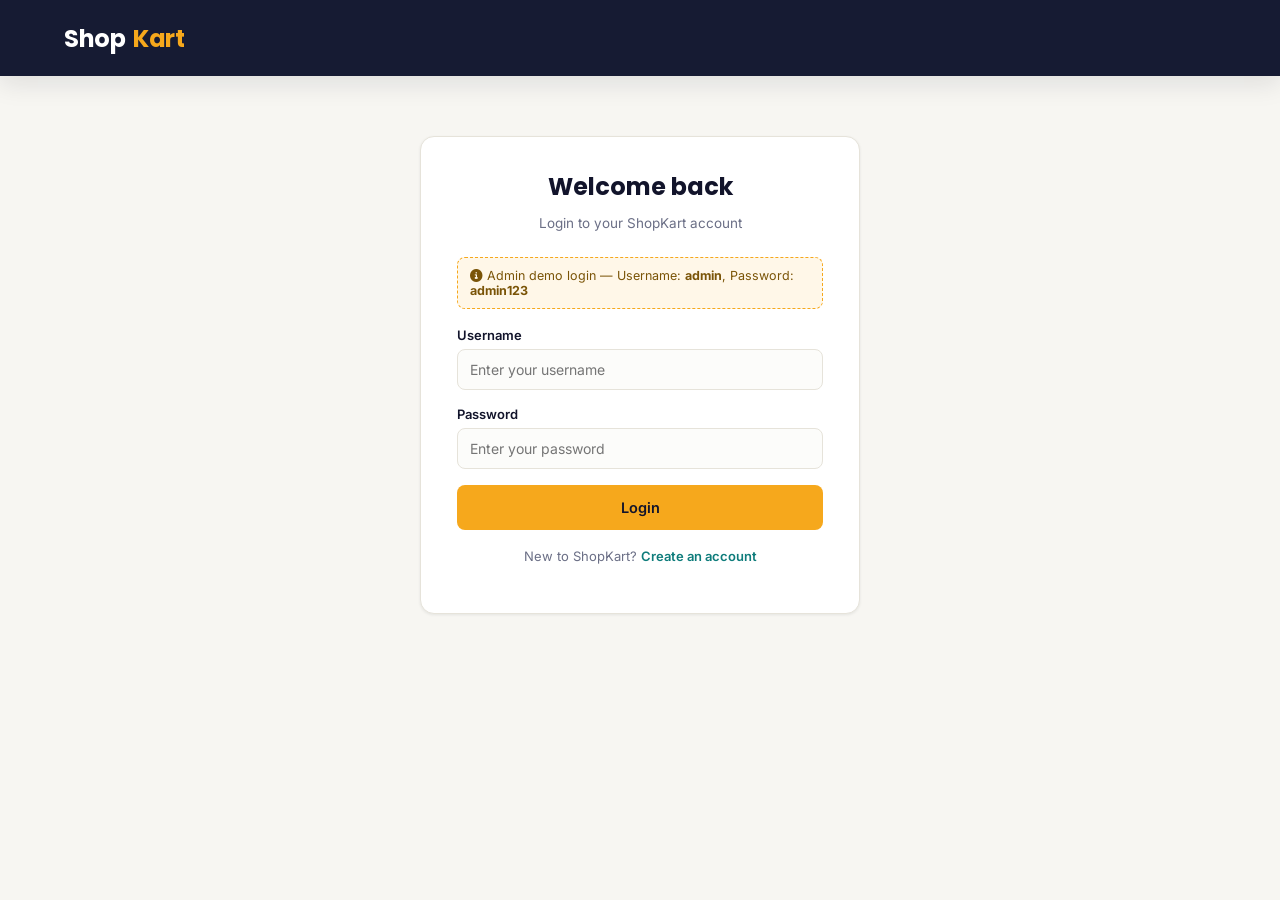
<file: shopkart-ecommerce (3)/shopkart/account.html>
<!DOCTYPE html>
<html lang="en">
<head>
<meta charset="UTF-8">
<meta name="viewport" content="width=device-width, initial-scale=1.0">
<title>My Account — ShopKart</title>
<link href="https://fonts.googleapis.com/css2?family=Poppins:wght@500;600;700&family=Inter:wght@400;500;600;700&display=swap" rel="stylesheet">
<link rel="stylesheet" href="https://cdnjs.cloudflare.com/ajax/libs/font-awesome/6.5.1/css/all.min.css">
<link rel="stylesheet" href="css/style.css">
</head>
<body>
<header class="site-header">
  <div class="container header-inner">
    <a href="index.html" class="logo">Shop<span class="dot">Kart</span></a>
    <div class="header-actions" style="margin-left:auto;">
      <a id="accountLink" href="login.html"><i class="fa-solid fa-user"></i><span id="accountLabel">Login</span></a>
      <a href="cart.html" style="position:relative;"><i class="fa-solid fa-cart-shopping"></i><span>Cart</span><span class="cart-badge" style="display:none;">0</span></a>
      <a href="#" onclick="logoutUser();window.location.href='index.html';"><i class="fa-solid fa-right-from-bracket"></i><span>Logout</span></a>
    </div>
  </div>
</header>

<div class="container section">
  <h2 style="margin-bottom:4px;">My Account</h2>
  <p style="color:var(--muted);margin-bottom:26px;">Manage your profile and view your order history</p>

  <div class="checkout-card" id="profileCard"></div>

  <h3 style="margin:30px 0 16px;">Order History</h3>
  <div id="ordersWrap"></div>
</div>

<footer style="margin-top:20px;">
  <div class="footer-bottom">© 2026 ShopKart. All prices are shown in Indian Rupees (₹). Demo project for educational purposes.</div>
</footer>

<script src="js/data.js"></script>
<script src="js/db.js"></script>
<script src="js/ui.js"></script>
<script>
requireLogin("login.html");
const user = getCurrentUser();

document.getElementById("profileCard").innerHTML = `
  <h3><i class="fa-solid fa-id-card"></i> Profile Details</h3>
  <div class="form-row" style="margin-top:14px;">
    <div><strong>Name:</strong><br>${user.name}</div>
    <div><strong>Username:</strong><br>${user.username}</div>
  </div>
  <div class="form-row mt-24">
    <div><strong>Email:</strong><br>${user.email}</div>
    <div><strong>Phone:</strong><br>${user.phone}</div>
  </div>
  <div class="mt-24"><strong>Address:</strong><br>${user.address}</div>
`;

const orders = getOrdersForUser(user.username);
const wrap = document.getElementById("ordersWrap");
if (!orders.length) {
  wrap.innerHTML = `<div class="empty-state"><i class="fa-solid fa-box"></i><h3>No orders yet</h3><p>Your placed orders will show up here.</p><a href="category.html" class="btn btn-primary">Start Shopping</a></div>`;
} else {
  wrap.innerHTML = orders.map(o => `
    <div class="checkout-card">
      <div class="flex-between">
        <div>
          <strong>${o.id}</strong> &nbsp; <span class="badge ${o.status.toLowerCase()}">${o.status}</span>
          <div style="font-size:12.5px;color:var(--muted);margin-top:4px;">Placed on ${new Date(o.placedAt).toLocaleString("en-IN")}</div>
        </div>
        <div style="text-align:right;">
          <div style="font-family:var(--font-display);font-weight:700;font-size:17px;">${formatINR(o.total)}</div>
          <div style="font-size:12px;color:var(--muted);">via ${o.payment.method.toUpperCase()}</div>
        </div>
      </div>
      <hr style="border:none;border-top:1px solid var(--line);margin:14px 0;">
      ${o.items.map(i => `
        <div class="order-summary-mini row">
          <div class="left"><img src="${i.image}" alt="${i.name}"><span>${i.name} × ${i.qty}</span></div>
          <span>${formatINR(i.price * i.qty)}</span>
        </div>`).join("")}
      <div style="font-size:12.5px;color:var(--muted);margin-top:10px;"><i class="fa-solid fa-location-dot"></i> Shipping to: ${o.shipping.address}, ${o.shipping.city}, ${o.shipping.state} - ${o.shipping.pincode}</div>
    </div>`).join("");
}
</script>
</body>
</html>
</file>
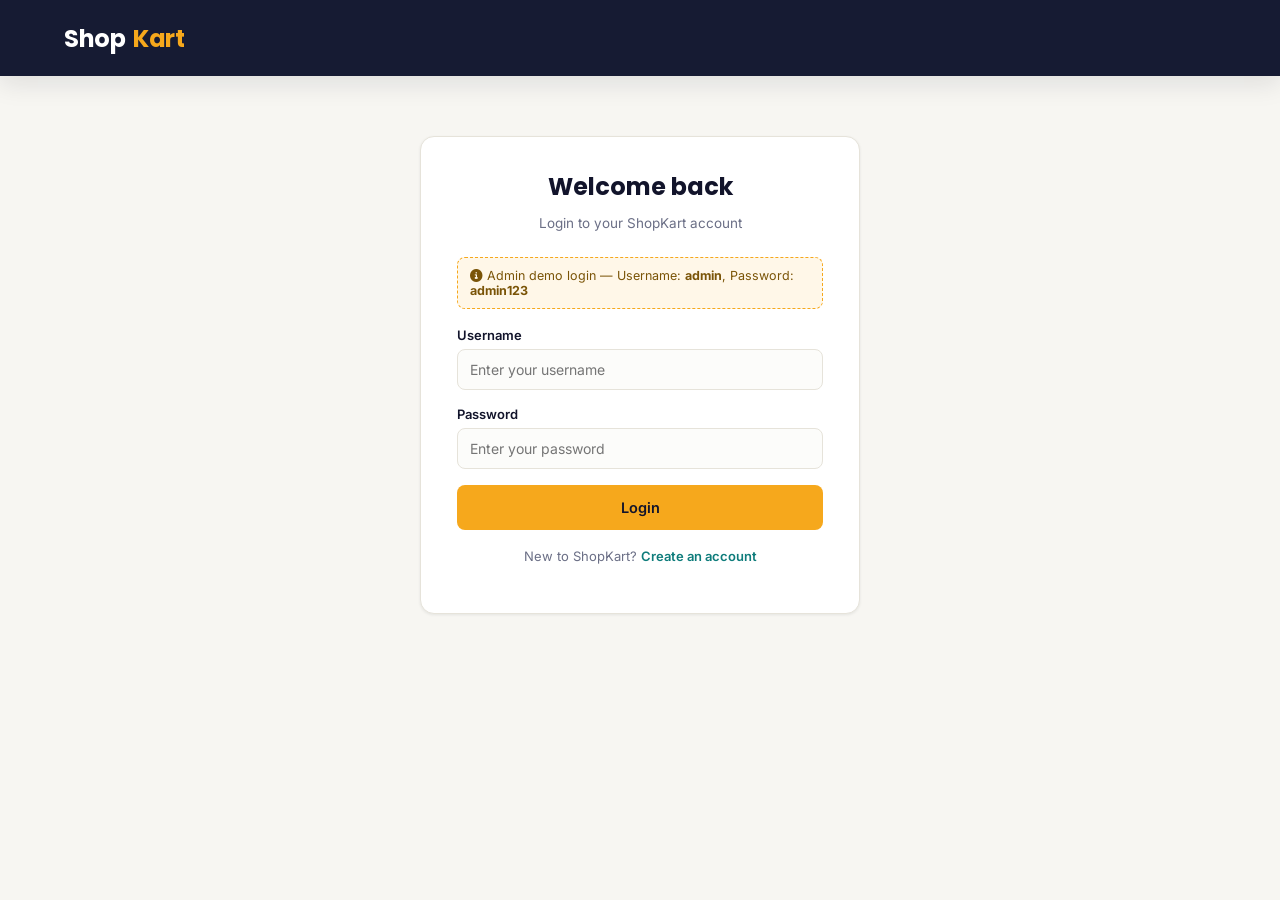
<file: shopkart-ecommerce (3)/shopkart/admin.html>
<!DOCTYPE html>
<html lang="en">
<head>
<meta charset="UTF-8">
<meta name="viewport" content="width=device-width, initial-scale=1.0">
<title>Admin Dashboard — ShopKart</title>
<link href="https://fonts.googleapis.com/css2?family=Poppins:wght@500;600;700&family=Inter:wght@400;500;600;700&display=swap" rel="stylesheet">
<link rel="stylesheet" href="https://cdnjs.cloudflare.com/ajax/libs/font-awesome/6.5.1/css/all.min.css">
<link rel="stylesheet" href="css/style.css">
</head>
<body>
<header class="site-header">
  <div class="container header-inner">
    <a href="index.html" class="logo">Shop<span class="dot">Kart</span> <span style="font-size:12px;background:var(--marigold);color:var(--ink);padding:2px 8px;border-radius:5px;margin-left:6px;">ADMIN</span></a>
    <div class="header-actions" style="margin-left:auto;">
      <a href="index.html"><i class="fa-solid fa-house"></i><span>View Site</span></a>
      <a href="#" onclick="logoutUser();window.location.href='login.html';"><i class="fa-solid fa-right-from-bracket"></i><span>Logout</span></a>
    </div>
  </div>
</header>

<div class="admin-shell">
  <aside class="admin-side">
    <div class="brand">Admin Panel</div>
    <a href="#dashboard" class="tab-link active" data-tab="dashboard"><i class="fa-solid fa-gauge"></i> Dashboard</a>
    <a href="#orders" class="tab-link" data-tab="orders"><i class="fa-solid fa-receipt"></i> Orders &amp; Payments</a>
    <a href="#products" class="tab-link" data-tab="products"><i class="fa-solid fa-boxes-stacked"></i> Products</a>
    <a href="#users" class="tab-link" data-tab="users"><i class="fa-solid fa-users"></i> Users</a>
  </aside>

  <main class="admin-main">
    <div id="tab-dashboard" class="tab-panel"></div>
    <div id="tab-orders" class="tab-panel" style="display:none;"></div>
    <div id="tab-products" class="tab-panel" style="display:none;"></div>
    <div id="tab-users" class="tab-panel" style="display:none;"></div>
  </main>
</div>

<script src="js/data.js"></script>
<script src="js/db.js"></script>
<script src="js/ui.js"></script>
<script src="js/admin.js"></script>
</body>
</html>
</file>
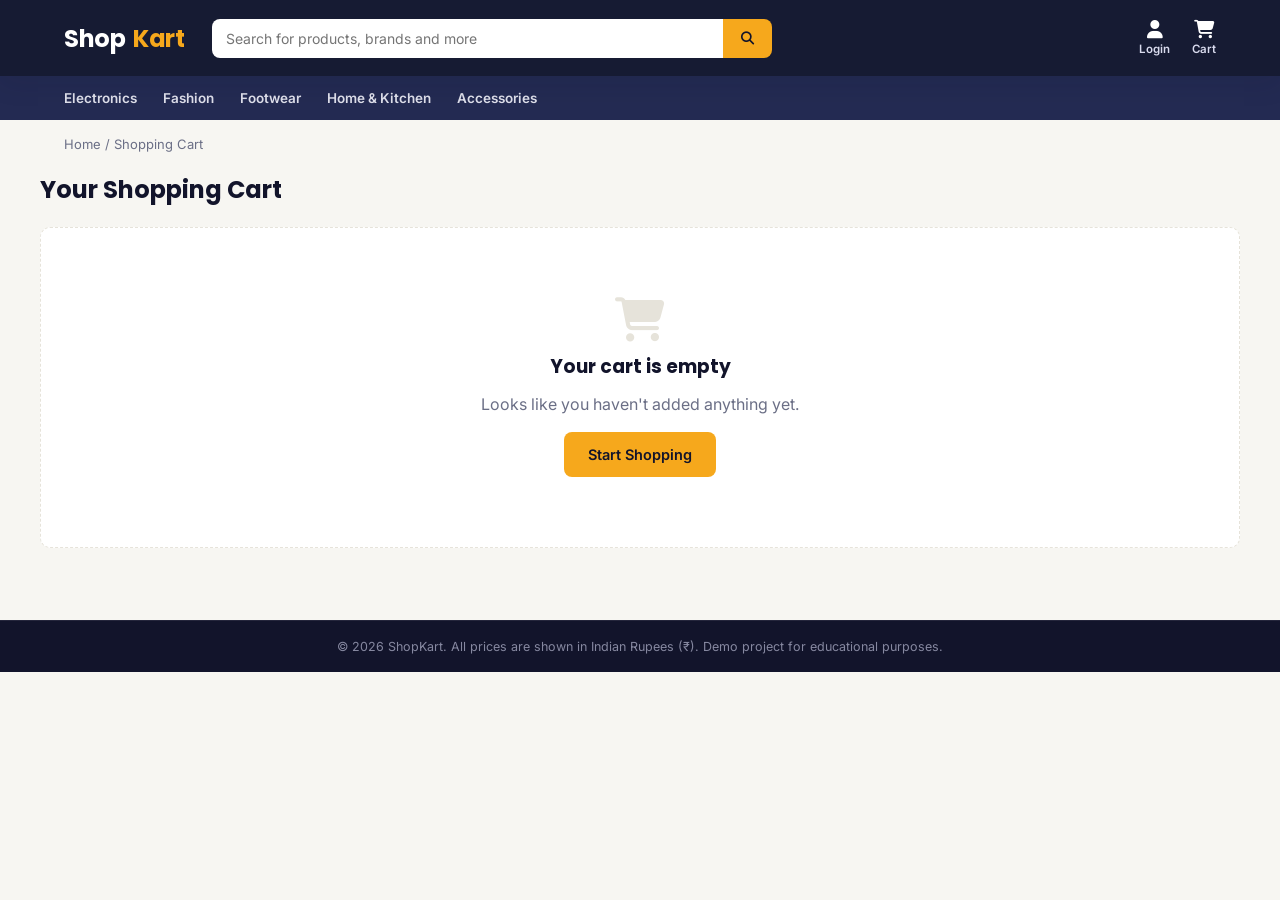
<file: shopkart-ecommerce (3)/shopkart/cart.html>
<!DOCTYPE html>
<html lang="en">
<head>
<meta charset="UTF-8">
<meta name="viewport" content="width=device-width, initial-scale=1.0">
<title>My Cart — ShopKart</title>
<link href="https://fonts.googleapis.com/css2?family=Poppins:wght@500;600;700&family=Inter:wght@400;500;600;700&display=swap" rel="stylesheet">
<link rel="stylesheet" href="https://cdnjs.cloudflare.com/ajax/libs/font-awesome/6.5.1/css/all.min.css">
<link rel="stylesheet" href="css/style.css">
</head>
<body>

<header class="site-header">
  <div class="container header-inner">
    <a href="index.html" class="logo">Shop<span class="dot">Kart</span></a>
    <form class="search-form" id="searchForm">
      <input type="text" id="searchInput" placeholder="Search for products, brands and more">
      <button type="submit"><i class="fa-solid fa-magnifying-glass"></i></button>
    </form>
    <div class="header-actions">
      <a id="accountLink" href="login.html"><i class="fa-solid fa-user"></i><span id="accountLabel">Login</span></a>
      <a href="cart.html" style="position:relative;">
        <i class="fa-solid fa-cart-shopping"></i><span>Cart</span>
        <span class="cart-badge" style="display:none;">0</span>
      </a>
    </div>
  </div>
</header>
<nav class="category-nav"><div class="container" id="categoryNav"></div></nav>

<div class="container">
  <div class="breadcrumb"><a href="index.html">Home</a> / <span>Shopping Cart</span></div>
</div>

<div class="container section" style="padding-top:8px;">
  <h2 style="margin-bottom:22px;">Your Shopping Cart</h2>
  <div id="cartContent"></div>
</div>

<footer style="margin-top:20px;">
  <div class="footer-bottom">© 2026 ShopKart. All prices are shown in Indian Rupees (₹). Demo project for educational purposes.</div>
</footer>

<script src="js/data.js"></script>
<script src="js/db.js"></script>
<script src="js/ui.js"></script>
<script>
document.getElementById("categoryNav").innerHTML = CATEGORIES.map(c => `<a href="category.html?cat=${c.id}">${c.name}</a>`).join("");

function renderCart() {
  const items = cartWithDetails();
  const wrap = document.getElementById("cartContent");
  if (!items.length) {
    wrap.innerHTML = `
      <div class="empty-state">
        <i class="fa-solid fa-cart-shopping"></i>
        <h3>Your cart is empty</h3>
        <p>Looks like you haven't added anything yet.</p>
        <a href="category.html" class="btn btn-primary">Start Shopping</a>
      </div>`;
    return;
  }
  const rows = items.map(i => `
    <tr>
      <td>
        <div class="cart-item-info">
          <img src="${i.product.image}" alt="${i.product.name}">
          <div>
            <div class="name">${i.product.name}</div>
            <span class="product-cat">${i.product.subcategory}</span><br>
            <a class="remove-link" onclick="removeFromCart('${i.productId}');renderCart();"><i class="fa-solid fa-trash"></i> Remove</a>
          </div>
        </div>
      </td>
      <td>${formatINR(i.product.price)}</td>
      <td>
        <div class="qty-selector">
          <button onclick="updateCartQty('${i.productId}', ${i.qty - 1}); renderCart();">−</button>
          <input type="number" value="${i.qty}" min="1" onchange="updateCartQty('${i.productId}', parseInt(this.value)||1); renderCart();">
          <button onclick="updateCartQty('${i.productId}', ${i.qty + 1}); renderCart();">+</button>
        </div>
      </td>
      <td><strong>${formatINR(i.product.price * i.qty)}</strong></td>
    </tr>`).join("");

  const subtotal = cartTotal();
  const shipping = subtotal >= 999 || subtotal === 0 ? 0 : 79;
  const tax = Math.round(subtotal * 0.05);
  const grandTotal = subtotal + shipping + tax;

  wrap.innerHTML = `
    <div class="cart-layout">
      <table class="cart-table">
        <thead><tr><th>Product</th><th>Price</th><th>Quantity</th><th>Total</th></tr></thead>
        <tbody>${rows}</tbody>
      </table>
      <div class="summary-card">
        <h3>Order Summary</h3>
        <div class="summary-row"><span>Subtotal</span><span>${formatINR(subtotal)}</span></div>
        <div class="summary-row"><span>Shipping</span><span>${shipping === 0 ? "FREE" : formatINR(shipping)}</span></div>
        <div class="summary-row"><span>Estimated Tax (5%)</span><span>${formatINR(tax)}</span></div>
        <div class="summary-row total"><span>Total</span><span>${formatINR(grandTotal)}</span></div>
        <a href="checkout.html" class="btn btn-primary btn-block mt-24"><i class="fa-solid fa-lock"></i> Proceed to Checkout</a>
        <a href="category.html" class="btn btn-outline btn-block mt-24" style="border-color:var(--navy);color:var(--navy);">Continue Shopping</a>
      </div>
    </div>`;
}
renderCart();
</script>
</body>
</html>
</file>
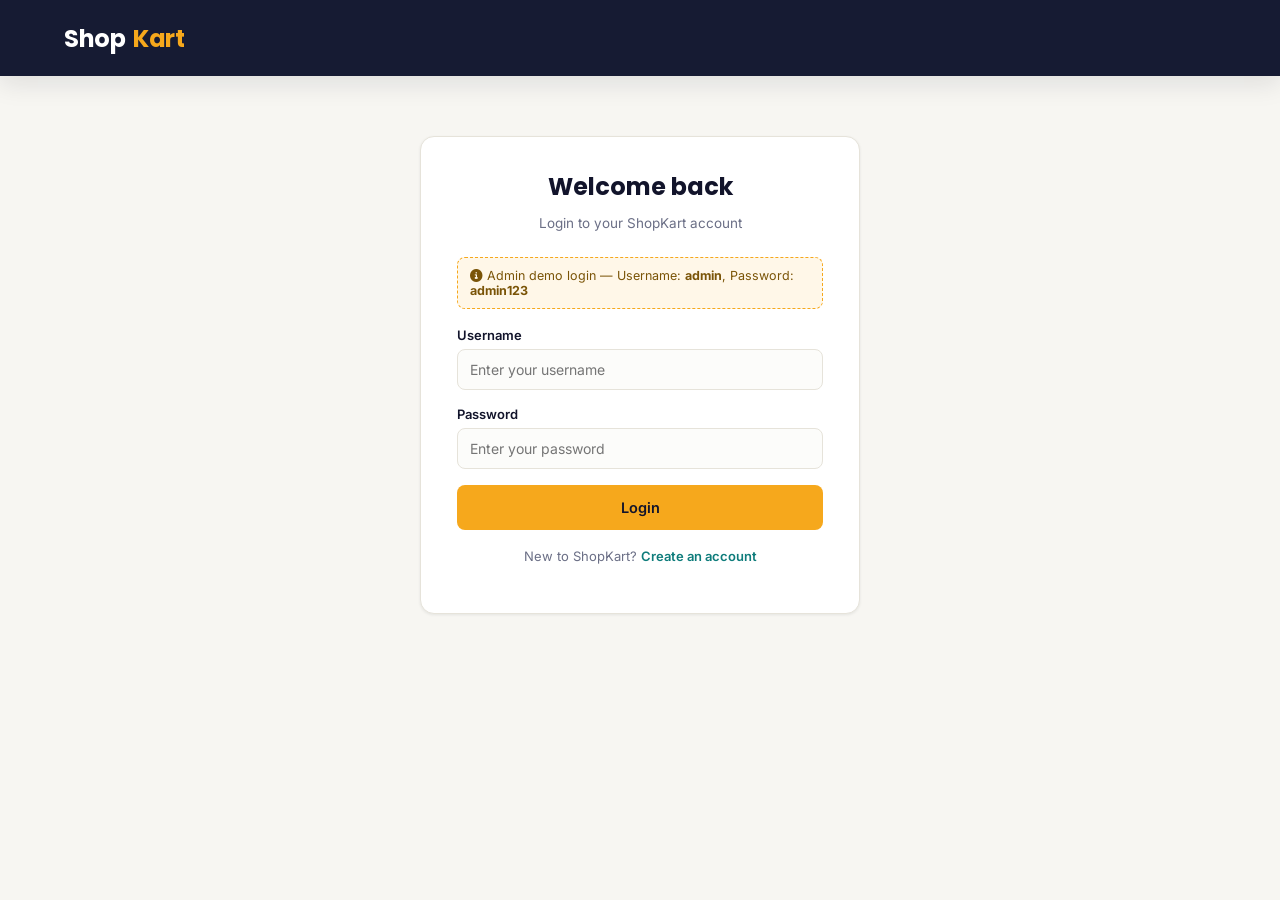
<file: shopkart-ecommerce (3)/shopkart/checkout.html>
<!DOCTYPE html>
<html lang="en">
<head>
<meta charset="UTF-8">
<meta name="viewport" content="width=device-width, initial-scale=1.0">
<title>Checkout — ShopKart</title>
<link href="https://fonts.googleapis.com/css2?family=Poppins:wght@500;600;700&family=Inter:wght@400;500;600;700&display=swap" rel="stylesheet">
<link rel="stylesheet" href="https://cdnjs.cloudflare.com/ajax/libs/font-awesome/6.5.1/css/all.min.css">
<link rel="stylesheet" href="css/style.css">
</head>
<body>

<header class="site-header">
  <div class="container header-inner">
    <a href="index.html" class="logo">Shop<span class="dot">Kart</span></a>
    <div class="header-actions" style="margin-left:auto;">
      <a id="accountLink" href="login.html"><i class="fa-solid fa-user"></i><span id="accountLabel">Login</span></a>
      <a href="cart.html" style="position:relative;">
        <i class="fa-solid fa-cart-shopping"></i><span>Cart</span>
        <span class="cart-badge" style="display:none;">0</span>
      </a>
    </div>
  </div>
</header>

<div class="container">
  <div class="breadcrumb"><a href="index.html">Home</a> / <a href="cart.html">Cart</a> / <span>Checkout</span></div>
</div>

<div class="container section" style="padding-top:8px;" id="checkoutWrap">
  <h2 style="margin-bottom:22px;">Checkout</h2>
  <div id="checkoutBody"></div>
</div>

<footer style="margin-top:20px;">
  <div class="footer-bottom">© 2026 ShopKart. All prices are shown in Indian Rupees (₹). Demo project for educational purposes.</div>
</footer>

<script src="js/data.js"></script>
<script src="js/db.js"></script>
<script src="js/ui.js"></script>
<script>
requireLogin("login.html");

const items = cartWithDetails();
const body = document.getElementById("checkoutBody");

if (!items.length) {
  body.innerHTML = `<div class="empty-state"><i class="fa-solid fa-cart-shopping"></i><h3>Your cart is empty</h3><p>Add some products before checking out.</p><a href="category.html" class="btn btn-primary">Start Shopping</a></div>`;
} else {
  const user = getCurrentUser();
  const subtotal = cartTotal();
  const shipping = subtotal >= 999 ? 0 : 79;
  const tax = Math.round(subtotal * 0.05);
  const total = subtotal + shipping + tax;

  body.innerHTML = `
  <form id="checkoutForm" class="checkout-layout">
    <div>
      <div class="checkout-card">
        <h3><span class="num">1</span> Shipping Details</h3>
        <div class="form-row">
          <div class="form-group"><label>Full Name</label><input required name="fullName" value="${user ? user.name : ""}"></div>
          <div class="form-group"><label>Phone Number</label><input required name="phone" pattern="[0-9]{10}" value="${user ? user.phone : ""}" placeholder="10-digit mobile number"></div>
        </div>
        <div class="form-group"><label>Address</label><textarea required name="address" rows="2" placeholder="House no, street, area">${user ? user.address : ""}</textarea></div>
        <div class="form-row">
          <div class="form-group"><label>City</label><input required name="city" placeholder="e.g. Ahmedabad"></div>
          <div class="form-group"><label>State</label><input required name="state" placeholder="e.g. Gujarat"></div>
        </div>
        <div class="form-group" style="max-width:200px;"><label>PIN Code</label><input required name="pincode" pattern="[0-9]{6}" placeholder="6-digit PIN"></div>
      </div>

      <div class="checkout-card">
        <h3><span class="num">2</span> Payment Method</h3>
        <div class="pay-methods" id="payMethods">
          <label class="active"><input type="radio" name="method" value="card" checked> <i class="fa-regular fa-credit-card"></i> Debit / Credit Card</label>
          <label><input type="radio" name="method" value="upi"> <i class="fa-solid fa-mobile-screen"></i> UPI</label>
          <label><input type="radio" name="method" value="cod"> <i class="fa-solid fa-money-bill-wave"></i> Cash on Delivery</label>
        </div>

        <div id="cardFields">
          <div class="form-group"><label>Card Number</label><input name="cardNumber" maxlength="19" placeholder="1234 5678 9012 3456"></div>
          <div class="form-row">
            <div class="form-group"><label>Name on Card</label><input name="cardName" placeholder="As printed on card"></div>
            <div class="form-group"><label>Expiry</label><input name="cardExpiry" maxlength="5" placeholder="MM/YY"></div>
          </div>
          <div class="form-group" style="max-width:140px;"><label>CVV</label><input name="cardCvv" maxlength="3" placeholder="123"></div>
        </div>
        <div id="upiFields" style="display:none;">
          <div class="form-group"><label>UPI ID</label><input name="upiId" placeholder="yourname@upi"></div>
        </div>
        <div id="codFields" style="display:none;">
          <p style="font-size:13.5px;color:var(--muted);">Pay in cash when your order is delivered. A small COD handling fee may apply.</p>
        </div>
        <p class="demo-note"><i class="fa-solid fa-circle-info"></i> This is a demo payment form — no real transaction is processed. Do not enter real card details.</p>
      </div>
    </div>

    <div>
      <div class="checkout-card order-summary-mini">
        <h3 style="margin-bottom:14px;">Order Summary</h3>
        ${items.map(i => `
          <div class="row">
            <div class="left"><img src="${i.product.image}" alt="${i.product.name}"><span>${i.product.name} × ${i.qty}</span></div>
            <span>${formatINR(i.product.price * i.qty)}</span>
          </div>`).join("")}
        <div class="summary-row"><span>Subtotal</span><span>${formatINR(subtotal)}</span></div>
        <div class="summary-row"><span>Shipping</span><span>${shipping === 0 ? "FREE" : formatINR(shipping)}</span></div>
        <div class="summary-row"><span>Tax (5%)</span><span>${formatINR(tax)}</span></div>
        <div class="summary-row total"><span>Total Payable</span><span>${formatINR(total)}</span></div>
        <button type="submit" class="btn btn-primary btn-block mt-24"><i class="fa-solid fa-lock"></i> Place Order</button>
      </div>
    </div>
  </form>`;

  document.querySelectorAll('input[name="method"]').forEach(r => r.addEventListener("change", e => {
    document.querySelectorAll("#payMethods label").forEach(l => l.classList.remove("active"));
    e.target.closest("label").classList.add("active");
    document.getElementById("cardFields").style.display = e.target.value === "card" ? "block" : "none";
    document.getElementById("upiFields").style.display = e.target.value === "upi" ? "block" : "none";
    document.getElementById("codFields").style.display = e.target.value === "cod" ? "block" : "none";
  }));

  document.getElementById("checkoutForm").addEventListener("submit", e => {
    e.preventDefault();
    const fd = new FormData(e.target);
    const method = fd.get("method");
    let last4 = null;
    if (method === "card") {
      const num = (fd.get("cardNumber") || "").replace(/\s/g,"");
      last4 = num.slice(-4);
    }
    const order = placeOrder({
      shipping: {
        fullName: fd.get("fullName"), phone: fd.get("phone"), address: fd.get("address"),
        city: fd.get("city"), state: fd.get("state"), pincode: fd.get("pincode")
      },
      payment: { method, last4 }
    });
    window.location.href = "order-success.html?id=" + order.id;
  });
}
</script>
</body>
</html>
</file>
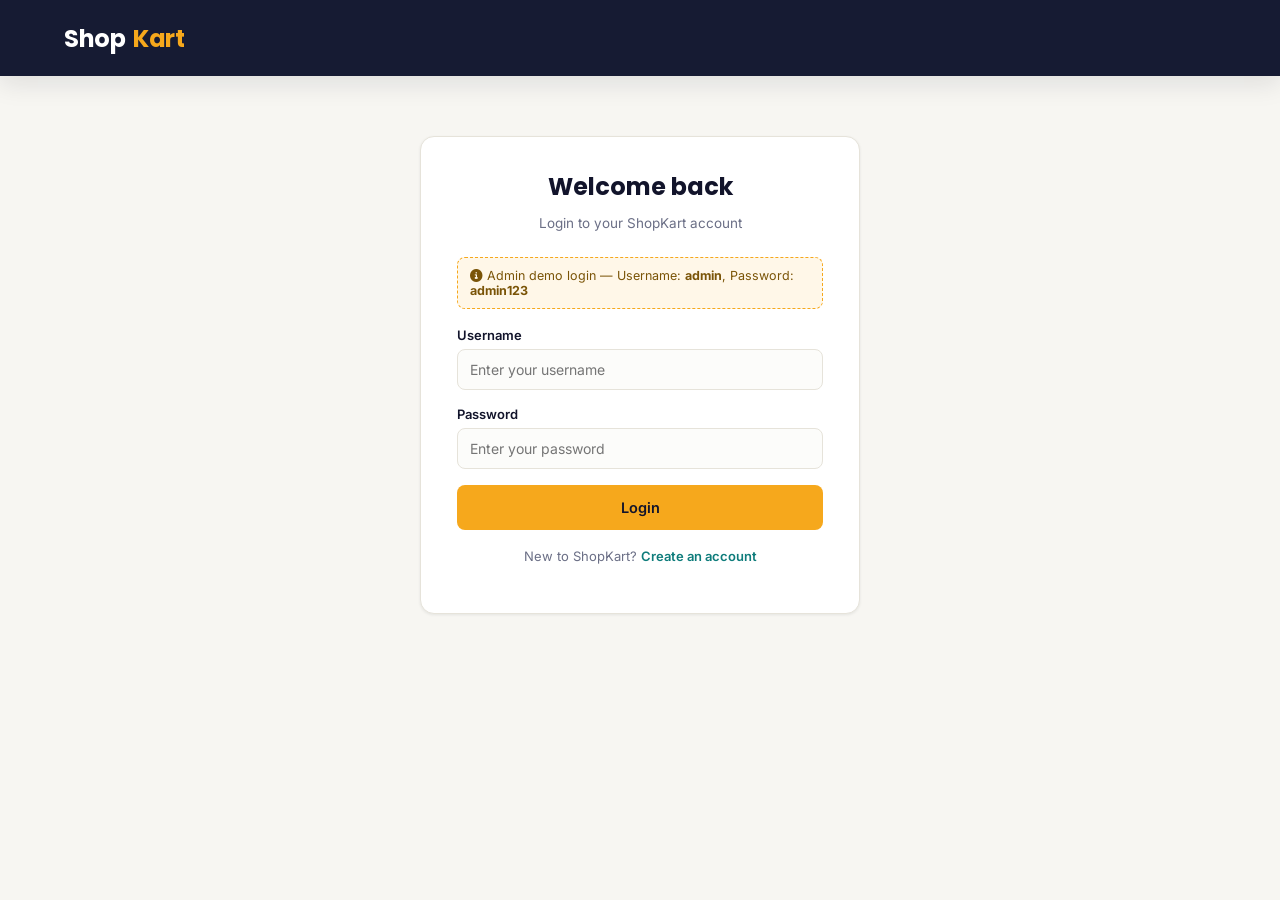
<file: shopkart-ecommerce (3)/shopkart/login.html>
<!DOCTYPE html>
<html lang="en">
<head>
<meta charset="UTF-8">
<meta name="viewport" content="width=device-width, initial-scale=1.0">
<title>Login — ShopKart</title>
<link href="https://fonts.googleapis.com/css2?family=Poppins:wght@500;600;700&family=Inter:wght@400;500;600;700&display=swap" rel="stylesheet">
<link rel="stylesheet" href="https://cdnjs.cloudflare.com/ajax/libs/font-awesome/6.5.1/css/all.min.css">
<link rel="stylesheet" href="css/style.css">
</head>
<body>
<header class="site-header">
  <div class="container header-inner">
    <a href="index.html" class="logo">Shop<span class="dot">Kart</span></a>
  </div>
</header>

<div class="container">
  <div class="auth-wrap">
    <h2>Welcome back</h2>
    <p class="sub">Login to your ShopKart account</p>
    <div class="demo-note"><i class="fa-solid fa-circle-info"></i> Admin demo login — Username: <strong>admin</strong>, Password: <strong>admin123</strong></div>
    <div class="form-error" id="formError"></div>
    <form id="loginForm">
      <div class="form-group"><label>Username</label><input required name="username" placeholder="Enter your username"></div>
      <div class="form-group"><label>Password</label><input required type="password" name="password" placeholder="Enter your password"></div>
      <button type="submit" class="btn btn-primary btn-block">Login</button>
    </form>
    <p class="form-note">New to ShopKart? <a href="register.html" style="color:var(--teal);font-weight:600;">Create an account</a></p>
  </div>
</div>

<script src="js/data.js"></script>
<script src="js/db.js"></script>
<script src="js/ui.js"></script>
<script>
document.getElementById("loginForm").addEventListener("submit", e => {
  e.preventDefault();
  const fd = new FormData(e.target);
  const res = loginUser(fd.get("username").trim(), fd.get("password"));
  const err = document.getElementById("formError");
  if (!res.ok) {
    err.textContent = res.error;
    err.style.display = "block";
    return;
  }
  window.location.href = res.user.role === "admin" ? "admin.html" : "index.html";
});
</script>
</body>
</html>
</file>
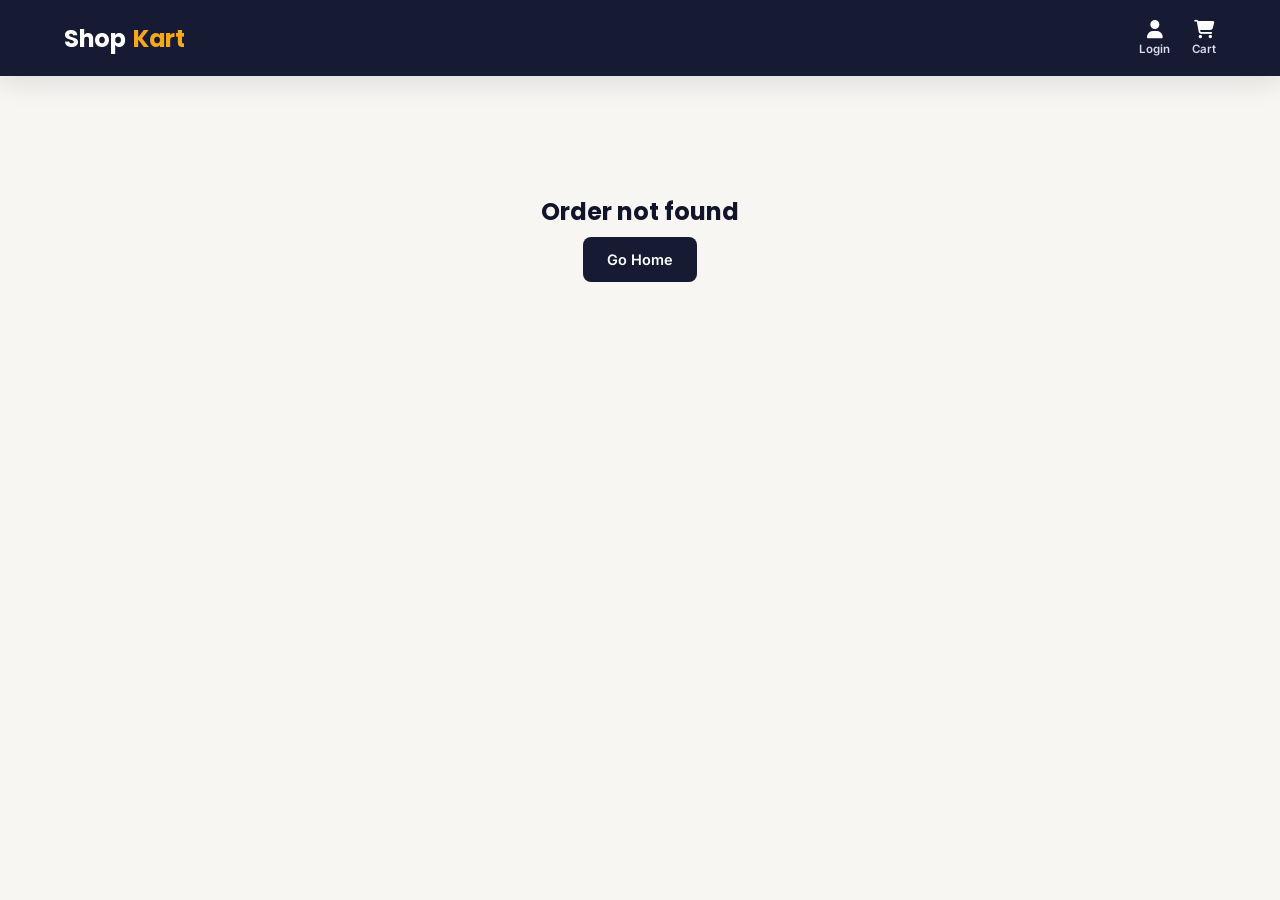
<file: shopkart-ecommerce (3)/shopkart/order-success.html>
<!DOCTYPE html>
<html lang="en">
<head>
<meta charset="UTF-8">
<meta name="viewport" content="width=device-width, initial-scale=1.0">
<title>Order Placed — ShopKart</title>
<link href="https://fonts.googleapis.com/css2?family=Poppins:wght@500;600;700&family=Inter:wght@400;500;600;700&display=swap" rel="stylesheet">
<link rel="stylesheet" href="https://cdnjs.cloudflare.com/ajax/libs/font-awesome/6.5.1/css/all.min.css">
<link rel="stylesheet" href="css/style.css">
</head>
<body>
<header class="site-header">
  <div class="container header-inner">
    <a href="index.html" class="logo">Shop<span class="dot">Kart</span></a>
    <div class="header-actions" style="margin-left:auto;">
      <a id="accountLink" href="login.html"><i class="fa-solid fa-user"></i><span id="accountLabel">Login</span></a>
      <a href="cart.html" style="position:relative;"><i class="fa-solid fa-cart-shopping"></i><span>Cart</span><span class="cart-badge" style="display:none;">0</span></a>
    </div>
  </div>
</header>

<div class="container section">
  <div class="success-box" id="successBox"></div>
</div>

<script src="js/data.js"></script>
<script src="js/db.js"></script>
<script src="js/ui.js"></script>
<script>
const params = new URLSearchParams(window.location.search);
const order = getOrders().find(o => o.id === params.get("id"));
const box = document.getElementById("successBox");
if (!order) {
  box.innerHTML = `<h2>Order not found</h2><a href="index.html" class="btn btn-dark">Go Home</a>`;
} else {
  box.innerHTML = `
    <i class="fa-solid fa-circle-check"></i>
    <h2>Order placed successfully!</h2>
    <p style="color:var(--muted);">Thank you, ${order.customerName}. We've received your order and will start processing it shortly.</p>
    <div class="order-id">${order.id}</div>
    <p style="color:var(--muted);font-size:14px;">Total paid: <strong style="color:var(--ink);">${formatINR(order.total)}</strong> via ${order.payment.method.toUpperCase()}</p>
    <div style="display:flex;gap:12px;justify-content:center;margin-top:24px;">
      <a href="account.html" class="btn btn-dark">View My Orders</a>
      <a href="category.html" class="btn btn-outline" style="border-color:var(--navy);color:var(--navy);">Continue Shopping</a>
    </div>`;
}
</script>
</body>
</html>
</file>
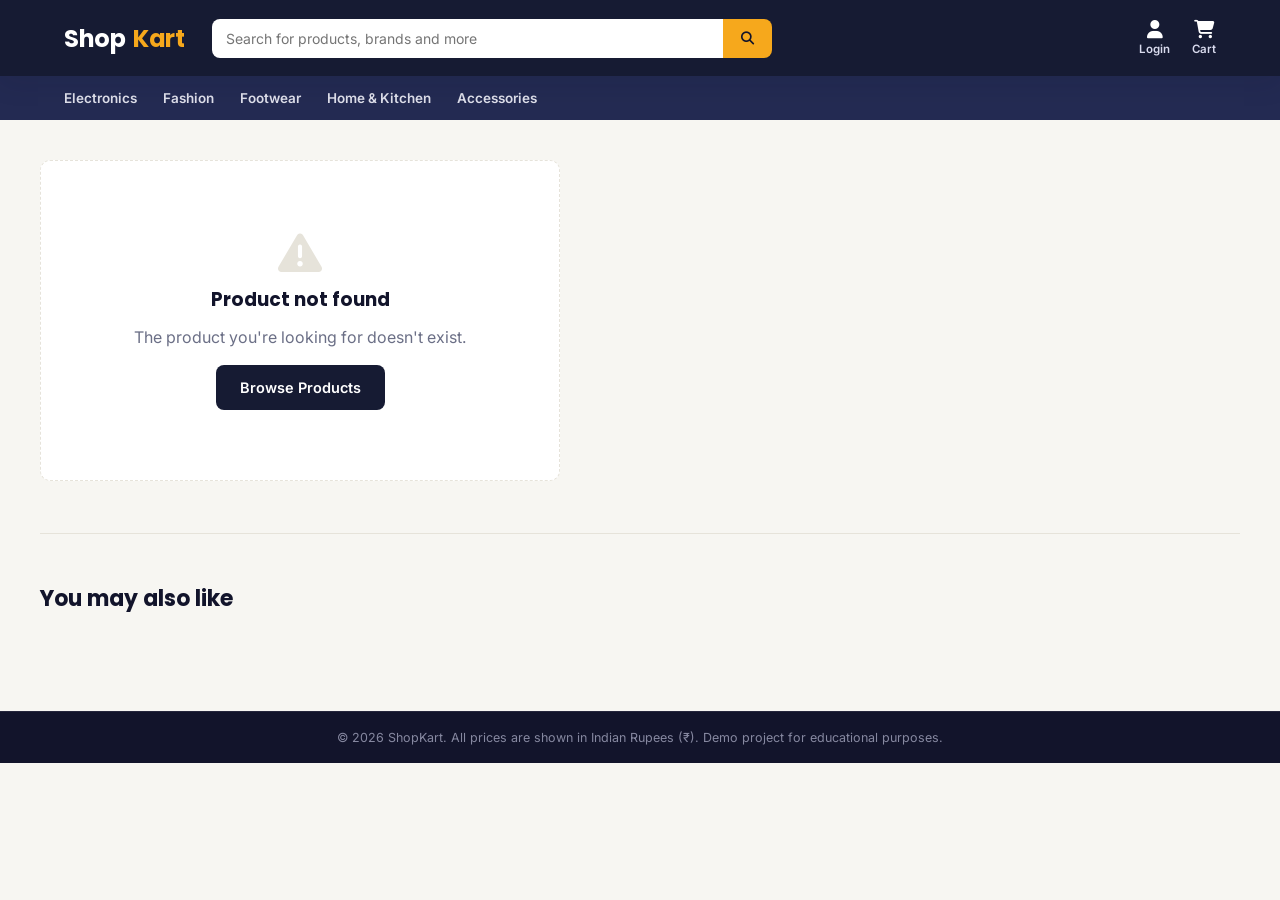
<file: shopkart-ecommerce (3)/shopkart/product.html>
<!DOCTYPE html>
<html lang="en">
<head>
<meta charset="UTF-8">
<meta name="viewport" content="width=device-width, initial-scale=1.0">
<title id="pageTitle">Product — ShopKart</title>
<link href="https://fonts.googleapis.com/css2?family=Poppins:wght@500;600;700&family=Inter:wght@400;500;600;700&display=swap" rel="stylesheet">
<link rel="stylesheet" href="https://cdnjs.cloudflare.com/ajax/libs/font-awesome/6.5.1/css/all.min.css">
<link rel="stylesheet" href="css/style.css">
</head>
<body>

<header class="site-header">
  <div class="container header-inner">
    <a href="index.html" class="logo">Shop<span class="dot">Kart</span></a>
    <form class="search-form" id="searchForm">
      <input type="text" id="searchInput" placeholder="Search for products, brands and more">
      <button type="submit"><i class="fa-solid fa-magnifying-glass"></i></button>
    </form>
    <div class="header-actions">
      <a id="accountLink" href="login.html"><i class="fa-solid fa-user"></i><span id="accountLabel">Login</span></a>
      <a href="cart.html" style="position:relative;">
        <i class="fa-solid fa-cart-shopping"></i><span>Cart</span>
        <span class="cart-badge" style="display:none;">0</span>
      </a>
    </div>
  </div>
</header>
<nav class="category-nav"><div class="container" id="categoryNav"></div></nav>

<div class="container">
  <div class="breadcrumb" id="breadcrumb"></div>
</div>

<div class="container section" style="padding-top:8px;">
  <div class="pd-layout" id="pdLayout"></div>
</div>

<div class="container section" style="border-top:1px solid var(--line);">
  <div class="section-head"><h2 style="font-size:22px;">You may also like</h2></div>
  <div class="product-grid" id="relatedGrid"></div>
</div>

<footer style="margin-top:20px;">
  <div class="footer-bottom">© 2026 ShopKart. All prices are shown in Indian Rupees (₹). Demo project for educational purposes.</div>
</footer>

<script src="js/data.js"></script>
<script src="js/db.js"></script>
<script src="js/ui.js"></script>
<script>
document.getElementById("categoryNav").innerHTML = CATEGORIES.map(c => `<a href="category.html?cat=${c.id}">${c.name}</a>`).join("");

const params = new URLSearchParams(window.location.search);
const product = getProductById(params.get("id"));

if (!product) {
  document.getElementById("pdLayout").innerHTML = `<div class="empty-state"><i class="fa-solid fa-triangle-exclamation"></i><h3>Product not found</h3><p>The product you're looking for doesn't exist.</p><a href="category.html" class="btn btn-dark">Browse Products</a></div>`;
} else {
  document.title = product.name + " — ShopKart";
  const cat = getCategory(product.category);
  document.getElementById("breadcrumb").innerHTML =
    `<a href="index.html">Home</a> / <a href="category.html?cat=${cat.id}">${cat.name}</a> / <span>${product.name}</span>`;

  const stockLabel = product.stock > 10
    ? `<span class="pd-stock in"><i class="fa-solid fa-circle-check"></i> In Stock</span>`
    : product.stock > 0
      ? `<span class="pd-stock low"><i class="fa-solid fa-triangle-exclamation"></i> Only ${product.stock} left</span>`
      : `<span class="pd-stock" style="color:var(--danger);"><i class="fa-solid fa-xmark"></i> Out of Stock</span>`;

  const discount = product.oldPrice ? Math.round(100 - (product.price/product.oldPrice)*100) : 0;

  document.getElementById("pdLayout").innerHTML = `
    <div>
      <div class="pd-gallery-main"><img id="mainImg" src="${product.image}" alt="${product.name}"></div>
      <div class="pd-thumbs" id="pdThumbs">
        ${product.images.map((im,i) => `<img src="${im}" class="${i===0?'active':''}" onclick="setMain(this,'${im}')">`).join("")}
      </div>
    </div>
    <div>
      <span class="product-cat">${product.subcategory}</span>
      <h1 class="pd-title">${product.name}</h1>
      <div class="pd-meta">
        <span class="product-rating">${starHtml(product.rating)} (${product.rating})</span>
        <span>|</span>
        <span>SKU: ${product.id.toUpperCase()}</span>
      </div>
      <div class="pd-price">
        <span class="price-now">${formatINR(product.price)}</span>
        ${product.oldPrice ? `<span class="price-old">${formatINR(product.oldPrice)}</span><span class="badge pending">${discount}% OFF</span>` : ""}
      </div>
      ${stockLabel}
      <p class="pd-desc">${product.description}</p>
      <div>
        <label style="font-size:13px;font-weight:600;display:block;margin-bottom:8px;">Quantity</label>
        <div class="qty-selector">
          <button onclick="changeQty(-1)">−</button>
          <input type="number" id="qtyInput" value="1" min="1" max="${product.stock}">
          <button onclick="changeQty(1)">+</button>
        </div>
      </div>
      <div class="pd-actions">
        <button class="btn btn-primary" ${product.stock===0?"disabled":""} onclick="addAndGo()"><i class="fa-solid fa-bolt"></i> Buy Now</button>
        <button class="btn btn-dark" ${product.stock===0?"disabled":""} onclick="addOnly()"><i class="fa-solid fa-cart-plus"></i> Add to Cart</button>
      </div>
      <ul class="pd-features">
        <li><i class="fa-solid fa-truck"></i> Free delivery on orders above ₹999</li>
        <li><i class="fa-solid fa-rotate-left"></i> 7-day easy return &amp; exchange</li>
        <li><i class="fa-solid fa-shield-halved"></i> 100% secure payments</li>
        <li><i class="fa-solid fa-tag"></i> Genuine product guarantee</li>
      </ul>
    </div>`;

  const related = PRODUCTS.filter(p => p.category === product.category && p.id !== product.id).slice(0,4);
  document.getElementById("relatedGrid").innerHTML = related.map(productCardHtml).join("");
}

function setMain(el, src) {
  document.getElementById("mainImg").src = src;
  document.querySelectorAll("#pdThumbs img").forEach(i => i.classList.remove("active"));
  el.classList.add("active");
}
function changeQty(delta) {
  const input = document.getElementById("qtyInput");
  let v = parseInt(input.value) + delta;
  if (v < 1) v = 1;
  if (v > product.stock) v = product.stock;
  input.value = v;
}
function addOnly() {
  const qty = parseInt(document.getElementById("qtyInput").value) || 1;
  addToCart(product.id, qty);
  showToast("Added to cart", "fa-cart-plus");
}
function addAndGo() {
  const qty = parseInt(document.getElementById("qtyInput").value) || 1;
  addToCart(product.id, qty);
  window.location.href = "cart.html";
}
</script>
</body>
</html>
</file>
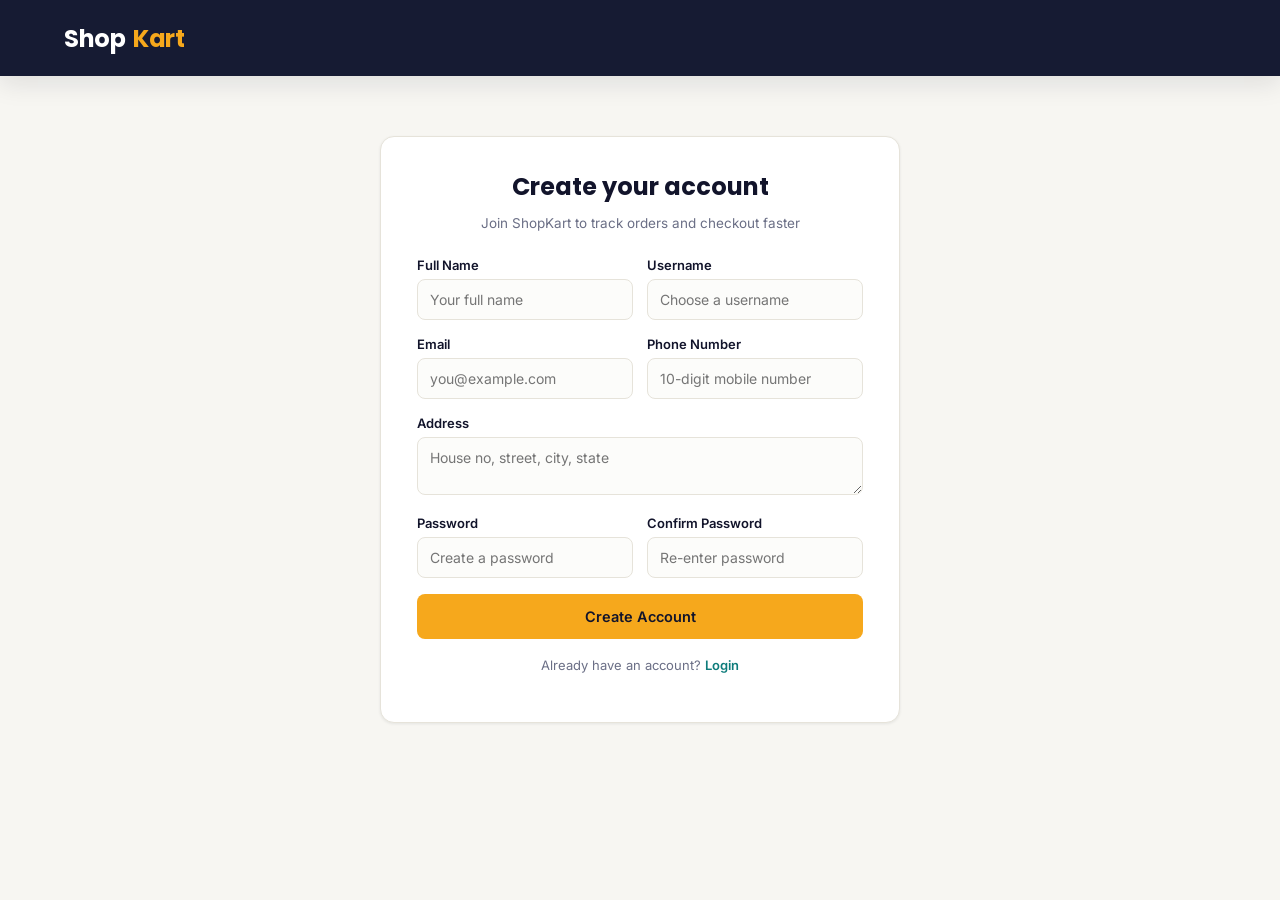
<file: shopkart-ecommerce (3)/shopkart/register.html>
<!DOCTYPE html>
<html lang="en">
<head>
<meta charset="UTF-8">
<meta name="viewport" content="width=device-width, initial-scale=1.0">
<title>Create Account — ShopKart</title>
<link href="https://fonts.googleapis.com/css2?family=Poppins:wght@500;600;700&family=Inter:wght@400;500;600;700&display=swap" rel="stylesheet">
<link rel="stylesheet" href="https://cdnjs.cloudflare.com/ajax/libs/font-awesome/6.5.1/css/all.min.css">
<link rel="stylesheet" href="css/style.css">
</head>
<body>
<header class="site-header">
  <div class="container header-inner">
    <a href="index.html" class="logo">Shop<span class="dot">Kart</span></a>
  </div>
</header>

<div class="container">
  <div class="auth-wrap" style="max-width:520px;">
    <h2>Create your account</h2>
    <p class="sub">Join ShopKart to track orders and checkout faster</p>
    <div class="form-error" id="formError"></div>
    <form id="registerForm">
      <div class="form-row">
        <div class="form-group"><label>Full Name</label><input required name="name" placeholder="Your full name"></div>
        <div class="form-group"><label>Username</label><input required name="username" placeholder="Choose a username"></div>
      </div>
      <div class="form-row">
        <div class="form-group"><label>Email</label><input required type="email" name="email" placeholder="you@example.com"></div>
        <div class="form-group"><label>Phone Number</label><input required name="phone" pattern="[0-9]{10}" placeholder="10-digit mobile number"></div>
      </div>
      <div class="form-group"><label>Address</label><textarea required name="address" rows="2" placeholder="House no, street, city, state"></textarea></div>
      <div class="form-row">
        <div class="form-group"><label>Password</label><input required type="password" name="password" placeholder="Create a password"></div>
        <div class="form-group"><label>Confirm Password</label><input required type="password" name="confirm" placeholder="Re-enter password"></div>
      </div>
      <button type="submit" class="btn btn-primary btn-block">Create Account</button>
    </form>
    <p class="form-note">Already have an account? <a href="login.html" style="color:var(--teal);font-weight:600;">Login</a></p>
  </div>
</div>

<script src="js/data.js"></script>
<script src="js/db.js"></script>
<script src="js/ui.js"></script>
<script>
document.getElementById("registerForm").addEventListener("submit", e => {
  e.preventDefault();
  const fd = new FormData(e.target);
  const err = document.getElementById("formError");
  if (fd.get("password") !== fd.get("confirm")) {
    err.textContent = "Passwords do not match.";
    err.style.display = "block";
    return;
  }
  if (fd.get("password").length < 6) {
    err.textContent = "Password must be at least 6 characters.";
    err.style.display = "block";
    return;
  }
  const res = registerUser({
    username: fd.get("username").trim(),
    password: fd.get("password"),
    name: fd.get("name").trim(),
    email: fd.get("email").trim(),
    phone: fd.get("phone").trim(),
    address: fd.get("address").trim()
  });
  if (!res.ok) {
    err.textContent = res.error;
    err.style.display = "block";
    return;
  }
  loginUser(fd.get("username").trim(), fd.get("password"));
  window.location.href = "index.html";
});
</script>
</body>
</html>
</file>
<file: shopkart-ecommerce (3)/shopkart/css/style.css>
/* ============================================================
   ShopKart — Design Tokens
   Palette: Deep Indigo (#161B33) + Marigold (#F6A81C) accent
   Type: "Poppins" display / "Inter" body
   ============================================================ */
:root{
  --ink:#12142B;
  --navy:#161B33;
  --navy-2:#232A52;
  --paper:#F7F6F2;
  --paper-2:#FFFFFF;
  --marigold:#F6A81C;
  --marigold-dark:#D68A0A;
  --teal:#0E7C7B;
  --danger:#D64545;
  --success:#1E8E3E;
  --line:#E6E3DA;
  --muted:#6B6F86;

  --font-display:"Poppins", sans-serif;
  --font-body:"Inter", sans-serif;

  --radius:10px;
  --shadow-sm:0 1px 3px rgba(18,20,43,.08);
  --shadow-md:0 8px 24px rgba(18,20,43,.10);
  --shadow-lg:0 20px 48px rgba(18,20,43,.16);
}

*{box-sizing:border-box;}
html{scroll-behavior:smooth;}
body{
  margin:0;
  font-family:var(--font-body);
  background:var(--paper);
  color:var(--ink);
  -webkit-font-smoothing:antialiased;
}
img{max-width:100%;display:block;}
a{color:inherit;text-decoration:none;}
ul{list-style:none;margin:0;padding:0;}
button{font-family:inherit;cursor:pointer;}
input,select,textarea{font-family:inherit;}
:focus-visible{outline:3px solid var(--marigold);outline-offset:2px;}
.container{max-width:1200px;margin:0 auto;padding:0 24px;}

h1,h2,h3,h4{font-family:var(--font-display);margin:0;line-height:1.2;}
.eyebrow{
  font-family:var(--font-body);
  font-size:12px;
  font-weight:700;
  letter-spacing:.14em;
  text-transform:uppercase;
  color:var(--marigold-dark);
}

/* ---------------- Top utility bar ---------------- */
.topbar{
  background:var(--ink);
  color:#D9DBEE;
  font-size:12.5px;
}
.topbar .container{
  display:flex;justify-content:space-between;align-items:center;height:34px;
}
.topbar a{opacity:.9}
.topbar a:hover{opacity:1;color:var(--marigold)}

/* ---------------- Header ---------------- */
header.site-header{
  background:var(--navy);
  color:#fff;
  position:sticky;top:0;z-index:50;
  box-shadow:var(--shadow-md);
}
.header-inner{
  display:flex;align-items:center;gap:28px;
  height:76px;
}
.logo{
  font-family:var(--font-display);
  font-weight:700;
  font-size:24px;
  letter-spacing:-.02em;
  display:flex;align-items:center;gap:8px;
  white-space:nowrap;
}
.logo .dot{color:var(--marigold)}

.search-form{
  flex:1;
  display:flex;
  max-width:560px;
}
.search-form input{
  flex:1;
  border:none;
  padding:11px 14px;
  border-radius:8px 0 0 8px;
  font-size:14px;
}
.search-form button{
  background:var(--marigold);
  border:none;
  color:var(--ink);
  padding:0 18px;
  border-radius:0 8px 8px 0;
  font-weight:600;
}
.search-form button:hover{background:var(--marigold-dark);color:#fff;}

.header-actions{
  display:flex;align-items:center;gap:22px;
  margin-left:auto;
}
.header-actions a{
  display:flex;flex-direction:column;align-items:center;
  font-size:11.5px;font-weight:600;color:#D9DBEE;gap:3px;
  position:relative;
}
.header-actions a i{font-size:18px;color:#fff;}
.header-actions a:hover i,.header-actions a:hover{color:var(--marigold);}
.cart-badge{
  position:absolute;top:-6px;right:-12px;
  background:var(--marigold);color:var(--ink);
  font-size:10.5px;font-weight:700;
  min-width:17px;height:17px;border-radius:50%;
  display:inline-flex;align-items:center;justify-content:center;
  padding:0 3px;
}

/* ---------------- Category nav ---------------- */
nav.category-nav{
  background:var(--navy-2);
  color:#EDEEF7;
}
nav.category-nav .container{display:flex;gap:26px;height:44px;align-items:center;overflow-x:auto;}
nav.category-nav a{font-size:13.5px;font-weight:600;white-space:nowrap;opacity:.92;}
nav.category-nav a:hover{color:var(--marigold);opacity:1;}

/* ---------------- Hero ---------------- */
.hero{
  background:linear-gradient(120deg,var(--navy) 0%,var(--navy-2) 100%);
  color:#fff;
  position:relative;
  overflow:hidden;
}
.hero .container{
  display:grid;grid-template-columns:1.05fr .95fr;gap:40px;
  align-items:center;
  padding-top:56px;padding-bottom:56px;
}
.hero h1{
  font-size:44px;
  font-weight:700;
  letter-spacing:-.02em;
  margin:10px 0 16px;
}
.hero h1 span{color:var(--marigold)}
.hero p{color:#C7C9DE;font-size:16px;max-width:460px;margin-bottom:26px;}
.hero-media{
  position:relative;
  border-radius:16px;
  overflow:hidden;
  box-shadow:var(--shadow-lg);
  aspect-ratio:4/3;
}
.hero-media img{width:100%;height:100%;object-fit:cover;}
.hero-tag{
  position:absolute;bottom:16px;left:16px;
  background:rgba(18,20,43,.75);
  backdrop-filter:blur(6px);
  padding:10px 14px;border-radius:10px;
  font-size:13px;
}
.hero-tag b{color:var(--marigold);display:block;font-size:16px;}

/* ---------------- Buttons ---------------- */
.btn{
  display:inline-flex;align-items:center;justify-content:center;gap:8px;
  padding:12px 22px;
  border-radius:8px;
  font-weight:600;
  font-size:14.5px;
  border:2px solid transparent;
  transition:.15s ease;
}
.btn-primary{background:var(--marigold);color:var(--ink);}
.btn-primary:hover{background:var(--marigold-dark);color:#fff;}
.btn-outline{border-color:#fff;color:#fff;}
.btn-outline:hover{background:#fff;color:var(--navy);}
.btn-dark{background:var(--navy);color:#fff;}
.btn-dark:hover{background:var(--ink);}
.btn-teal{background:var(--teal);color:#fff;}
.btn-teal:hover{background:#0a6362;}
.btn-danger{background:transparent;border-color:var(--danger);color:var(--danger);}
.btn-danger:hover{background:var(--danger);color:#fff;}
.btn-block{width:100%;}
.btn-sm{padding:8px 14px;font-size:13px;}
.btn:disabled{opacity:.5;cursor:not-allowed;}

/* ---------------- Sections ---------------- */
.section{padding:52px 0;}
.section-head{
  display:flex;justify-content:space-between;align-items:flex-end;
  margin-bottom:26px;
}
.section-head h2{font-size:28px;}
.section-head .eyebrow{display:block;margin-bottom:6px;}
.view-all{font-weight:700;font-size:13.5px;color:var(--teal);}
.view-all:hover{color:var(--marigold-dark);}

/* ---------------- Category grid (home) ---------------- */
.cat-grid{
  display:grid;grid-template-columns:repeat(5,1fr);gap:18px;
}
.cat-card{
  background:var(--paper-2);
  border-radius:var(--radius);
  overflow:hidden;
  box-shadow:var(--shadow-sm);
  border:1px solid var(--line);
  transition:.2s ease;
  text-align:center;
}
.cat-card:hover{transform:translateY(-4px);box-shadow:var(--shadow-md);border-color:var(--marigold);}
.cat-card .cat-img{height:110px;overflow:hidden;}
.cat-card .cat-img img{width:100%;height:100%;object-fit:cover;}
.cat-card .cat-label{padding:12px 8px;font-weight:600;font-size:14px;}
.cat-card .cat-label i{color:var(--marigold-dark);margin-right:6px;}

/* ---------------- Product grid & cards ---------------- */
.product-grid{
  display:grid;grid-template-columns:repeat(4,1fr);gap:20px;
}
.product-card{
  background:var(--paper-2);
  border:1px solid var(--line);
  border-radius:var(--radius);
  overflow:hidden;
  transition:.2s ease;
  display:flex;flex-direction:column;
  position:relative;
}
.product-card:hover{box-shadow:var(--shadow-md);transform:translateY(-3px);}
.product-thumb{
  aspect-ratio:1/1;
  overflow:hidden;
  background:#EFEEE7;
  position:relative;
}
.product-thumb img{width:100%;height:100%;object-fit:cover;transition:.35s ease;}
.product-card:hover .product-thumb img{transform:scale(1.06);}
.discount-flag{
  position:absolute;top:10px;left:0;
  background:var(--danger);color:#fff;
  font-size:11.5px;font-weight:700;
  padding:4px 10px 4px 8px;
  border-radius:0 4px 4px 0;
}
.product-info{padding:14px 14px 16px;display:flex;flex-direction:column;gap:6px;flex:1;}
.product-cat{font-size:11px;color:var(--muted);text-transform:uppercase;letter-spacing:.06em;font-weight:600;}
.product-name{
  font-size:14.5px;font-weight:600;line-height:1.35;
  display:-webkit-box;-webkit-line-clamp:2;-webkit-box-orient:vertical;overflow:hidden;
  min-height:39px;
}
.product-rating{font-size:12.5px;color:var(--marigold-dark);}
.product-rating i{font-size:11px;}
.price-row{display:flex;align-items:baseline;gap:8px;margin-top:2px;}
.price-now{font-size:17px;font-weight:700;font-family:var(--font-display);}
.price-old{font-size:12.5px;color:var(--muted);text-decoration:line-through;}
.product-actions{display:flex;gap:8px;margin-top:auto;padding-top:8px;}
.product-actions .btn{flex:1;padding:9px 10px;font-size:13px;}

/* ---------------- Filters (category page) ---------------- */
.category-layout{display:grid;grid-template-columns:230px 1fr;gap:28px;align-items:start;}
.filter-box{
  background:var(--paper-2);border:1px solid var(--line);border-radius:var(--radius);
  padding:18px;position:sticky;top:96px;
}
.filter-box h4{font-size:14px;margin-bottom:12px;}
.filter-box label{
  display:flex;align-items:center;gap:8px;
  font-size:13.5px;padding:6px 0;cursor:pointer;color:var(--ink);
}
.filter-box hr{border:none;border-top:1px solid var(--line);margin:14px 0;}
.price-inputs{display:flex;gap:8px;margin-top:8px;}
.price-inputs input{width:100%;padding:8px;border:1px solid var(--line);border-radius:6px;font-size:13px;}

/* ---------------- Breadcrumb ---------------- */
.breadcrumb{font-size:13px;color:var(--muted);padding:16px 0;}
.breadcrumb a:hover{color:var(--teal);}

/* ---------------- Product detail ---------------- */
.pd-layout{display:grid;grid-template-columns:.9fr 1.1fr;gap:44px;}
.pd-gallery-main{
  border:1px solid var(--line);border-radius:var(--radius);overflow:hidden;
  aspect-ratio:1/1;background:#EFEEE7;
}
.pd-gallery-main img{width:100%;height:100%;object-fit:cover;}
.pd-thumbs{display:flex;gap:10px;margin-top:12px;}
.pd-thumbs img{
  width:72px;height:72px;object-fit:cover;border-radius:8px;
  border:2px solid var(--line);cursor:pointer;
}
.pd-thumbs img.active{border-color:var(--marigold);}
.pd-title{font-size:26px;margin-bottom:8px;}
.pd-meta{display:flex;gap:16px;align-items:center;color:var(--muted);font-size:13.5px;margin-bottom:16px;}
.pd-price{display:flex;align-items:baseline;gap:12px;margin:14px 0;}
.pd-price .price-now{font-size:32px;}
.pd-desc{color:#3B3D52;line-height:1.7;font-size:14.5px;margin-bottom:20px;}
.pd-stock{font-size:13px;font-weight:600;margin-bottom:18px;}
.pd-stock.in{color:var(--success);}
.pd-stock.low{color:var(--marigold-dark);}
.qty-selector{display:flex;align-items:center;border:1px solid var(--line);border-radius:8px;overflow:hidden;width:fit-content;}
.qty-selector button{background:var(--paper);border:none;width:36px;height:38px;font-size:16px;}
.qty-selector input{width:48px;text-align:center;border:none;border-left:1px solid var(--line);border-right:1px solid var(--line);height:38px;}
.pd-actions{display:flex;gap:12px;margin:22px 0;}
.pd-actions .btn{padding:13px 26px;}
.pd-features{margin-top:20px;border-top:1px solid var(--line);padding-top:18px;}
.pd-features li{font-size:13.5px;padding:5px 0;color:#3B3D52;}
.pd-features i{color:var(--teal);margin-right:8px;width:16px;}

/* ---------------- Cart page ---------------- */
.cart-layout{display:grid;grid-template-columns:1fr 340px;gap:30px;align-items:start;}
.cart-table{width:100%;border-collapse:collapse;background:var(--paper-2);border:1px solid var(--line);border-radius:var(--radius);overflow:hidden;}
.cart-table th{background:var(--paper);text-align:left;font-size:12.5px;text-transform:uppercase;letter-spacing:.04em;color:var(--muted);padding:12px 16px;}
.cart-table td{padding:14px 16px;border-top:1px solid var(--line);vertical-align:middle;}
.cart-item-info{display:flex;gap:12px;align-items:center;}
.cart-item-info img{width:64px;height:64px;object-fit:cover;border-radius:8px;border:1px solid var(--line);}
.cart-item-info .name{font-size:14px;font-weight:600;max-width:220px;}
.remove-link{color:var(--danger);font-size:12.5px;font-weight:600;}
.summary-card{
  background:var(--paper-2);border:1px solid var(--line);border-radius:var(--radius);
  padding:22px;
}
.summary-card h3{font-size:17px;margin-bottom:16px;}
.summary-row{display:flex;justify-content:space-between;font-size:14px;padding:8px 0;color:#3B3D52;}
.summary-row.total{border-top:1px solid var(--line);margin-top:8px;padding-top:14px;font-weight:700;font-size:16.5px;color:var(--ink);}
.empty-state{
  text-align:center;padding:70px 20px;background:var(--paper-2);border-radius:var(--radius);border:1px dashed var(--line);
}
.empty-state i{font-size:44px;color:var(--line);margin-bottom:14px;}
.empty-state p{color:var(--muted);margin-bottom:18px;}

/* ---------------- Auth forms ---------------- */
.auth-wrap{
  max-width:440px;margin:60px auto;background:var(--paper-2);
  border:1px solid var(--line);border-radius:14px;padding:36px;box-shadow:var(--shadow-sm);
}
.auth-wrap h2{font-size:24px;margin-bottom:6px;text-align:center;}
.auth-wrap .sub{text-align:center;color:var(--muted);font-size:13.5px;margin-bottom:26px;}
.form-group{margin-bottom:16px;}
.form-group label{display:block;font-size:13px;font-weight:600;margin-bottom:6px;}
.form-group input,.form-group select,.form-group textarea{
  width:100%;padding:11px 12px;border:1px solid var(--line);border-radius:8px;font-size:14px;background:#FCFCFA;
}
.form-group input:focus,.form-group select:focus,.form-group textarea:focus{border-color:var(--marigold);}
.form-row{display:grid;grid-template-columns:1fr 1fr;gap:14px;}
.form-error{background:#FCEAEA;color:var(--danger);padding:10px 12px;border-radius:8px;font-size:13px;margin-bottom:14px;display:none;}
.form-note{text-align:center;font-size:13px;color:var(--muted);margin-top:18px;}
.demo-note{
  background:#FFF7E8;border:1px dashed var(--marigold);color:#7A5407;
  font-size:12.5px;padding:10px 12px;border-radius:8px;margin-bottom:18px;
}

/* ---------------- Checkout ---------------- */
.checkout-layout{display:grid;grid-template-columns:1.3fr .9fr;gap:32px;align-items:start;}
.checkout-card{background:var(--paper-2);border:1px solid var(--line);border-radius:var(--radius);padding:24px;margin-bottom:20px;}
.checkout-card h3{font-size:16px;margin-bottom:16px;display:flex;align-items:center;gap:8px;}
.checkout-card h3 span.num{
  background:var(--navy);color:#fff;width:24px;height:24px;border-radius:50%;
  display:inline-flex;align-items:center;justify-content:center;font-size:12.5px;
}
.pay-methods{display:flex;gap:10px;margin-bottom:16px;flex-wrap:wrap;}
.pay-methods label{
  border:1px solid var(--line);border-radius:8px;padding:10px 16px;font-size:13.5px;font-weight:600;
  display:flex;align-items:center;gap:8px;cursor:pointer;
}
.pay-methods input{accent-color:var(--marigold-dark);}
.pay-methods label.active{border-color:var(--marigold);background:#FFF7E8;}
.order-summary-mini img{width:44px;height:44px;object-fit:cover;border-radius:6px;}
.order-summary-mini .row{display:flex;gap:10px;align-items:center;justify-content:space-between;padding:8px 0;border-top:1px solid var(--line);font-size:13px;}
.order-summary-mini .row:first-child{border-top:none;}
.order-summary-mini .left{display:flex;gap:10px;align-items:center;}

/* ---------------- Order success ---------------- */
.success-box{text-align:center;padding:70px 20px;max-width:520px;margin:0 auto;}
.success-box i{font-size:60px;color:var(--success);margin-bottom:18px;}
.success-box h2{margin-bottom:10px;}
.success-box .order-id{
  display:inline-block;background:var(--paper-2);border:1px dashed var(--line);
  padding:8px 16px;border-radius:8px;font-weight:700;margin:14px 0 26px;font-family:var(--font-display);
}

/* ---------------- Admin ---------------- */
.admin-shell{display:grid;grid-template-columns:220px 1fr;min-height:calc(100vh - 76px);}
.admin-side{background:var(--navy);color:#fff;padding:22px 0;}
.admin-side .brand{font-family:var(--font-display);font-weight:700;font-size:19px;padding:0 22px 20px;border-bottom:1px solid rgba(255,255,255,.1);margin-bottom:12px;}
.admin-side a{
  display:flex;align-items:center;gap:10px;padding:11px 22px;font-size:14px;color:#C7C9DE;font-weight:600;
}
.admin-side a i{width:18px;}
.admin-side a.active,.admin-side a:hover{background:rgba(246,168,28,.14);color:var(--marigold);}
.admin-main{padding:30px 34px;background:var(--paper);}
.admin-main h2{font-size:24px;margin-bottom:4px;}
.admin-main .sub{color:var(--muted);font-size:13.5px;margin-bottom:24px;}

.stat-grid{display:grid;grid-template-columns:repeat(4,1fr);gap:16px;margin-bottom:28px;}
.stat-card{background:var(--paper-2);border:1px solid var(--line);border-radius:var(--radius);padding:18px 20px;}
.stat-card .label{font-size:12.5px;color:var(--muted);font-weight:600;text-transform:uppercase;letter-spacing:.04em;}
.stat-card .value{font-family:var(--font-display);font-size:26px;font-weight:700;margin-top:6px;}
.stat-card i{color:var(--marigold-dark);}

.data-table{width:100%;border-collapse:collapse;background:var(--paper-2);border:1px solid var(--line);border-radius:var(--radius);overflow:hidden;}
.data-table th{background:var(--navy);color:#fff;text-align:left;font-size:12px;text-transform:uppercase;letter-spacing:.04em;padding:12px 14px;}
.data-table td{padding:12px 14px;border-top:1px solid var(--line);font-size:13.5px;vertical-align:middle;}
.data-table tr:hover td{background:#FBFAF6;}
.badge{padding:4px 10px;border-radius:20px;font-size:11.5px;font-weight:700;display:inline-block;}
.badge.pending{background:#FFF1D6;color:#8A5A00;}
.badge.processing{background:#E4EEFF;color:#1F4FA3;}
.badge.shipped{background:#E1F1FF;color:#0E6FA6;}
.badge.delivered{background:#E3F6E7;color:#1E8E3E;}
.badge.cancelled{background:#FCEAEA;color:#B12222;}
.status-select{padding:6px 8px;border-radius:6px;border:1px solid var(--line);font-size:12.5px;}
.admin-search{padding:9px 12px;border:1px solid var(--line);border-radius:8px;font-size:13.5px;width:260px;margin-bottom:16px;}

/* ---------------- Footer ---------------- */
footer{background:var(--ink);color:#B7B9CC;margin-top:60px;}
.footer-grid{display:grid;grid-template-columns:1.4fr 1fr 1fr 1fr;gap:30px;padding:48px 0 28px;}
.footer-grid h4{color:#fff;font-size:14.5px;margin-bottom:14px;}
.footer-grid li{padding:5px 0;font-size:13.5px;}
.footer-grid a:hover{color:var(--marigold);}
.footer-bottom{border-top:1px solid rgba(255,255,255,.08);padding:18px 0;font-size:12.5px;text-align:center;color:#8688A0;}
.social-row{display:flex;gap:12px;margin-top:12px;}
.social-row a{width:34px;height:34px;border-radius:50%;background:rgba(255,255,255,.08);display:flex;align-items:center;justify-content:center;}
.social-row a:hover{background:var(--marigold);color:var(--ink);}

/* ---------------- Toast ---------------- */
.toast{
  position:fixed;bottom:26px;right:26px;
  background:var(--navy);color:#fff;
  padding:14px 20px;border-radius:10px;box-shadow:var(--shadow-lg);
  display:flex;align-items:center;gap:10px;font-size:13.5px;font-weight:600;
  transform:translateY(20px);opacity:0;pointer-events:none;transition:.25s ease;
  z-index:999;
}
.toast.show{transform:translateY(0);opacity:1;}
.toast i{color:var(--marigold);}

/* ---------------- Utility ---------------- */
.text-center{text-align:center;}
.mt-24{margin-top:24px;}
.mb-24{margin-bottom:24px;}
.flex-between{display:flex;justify-content:space-between;align-items:center;}

/* ---------------- Responsive ---------------- */
@media (max-width:1024px){
  .cat-grid{grid-template-columns:repeat(3,1fr);}
  .product-grid{grid-template-columns:repeat(3,1fr);}
  .pd-layout{grid-template-columns:1fr;}
  .checkout-layout{grid-template-columns:1fr;}
  .cart-layout{grid-template-columns:1fr;}
  .admin-shell{grid-template-columns:1fr;}
  .admin-side{display:flex;overflow-x:auto;padding:12px;}
  .admin-side .brand{display:none;}
  .admin-side a{padding:10px 14px;white-space:nowrap;}
  .stat-grid{grid-template-columns:repeat(2,1fr);}
}
@media (max-width:720px){
  .header-inner{flex-wrap:wrap;height:auto;padding:12px 0;gap:12px;}
  .search-form{order:3;max-width:100%;}
  .hero .container{grid-template-columns:1fr;}
  .hero h1{font-size:32px;}
  .cat-grid{grid-template-columns:repeat(2,1fr);}
  .product-grid{grid-template-columns:repeat(2,1fr);}
  .category-layout{grid-template-columns:1fr;}
  .filter-box{position:static;}
  .footer-grid{grid-template-columns:1fr 1fr;}
  .form-row{grid-template-columns:1fr;}
}
</file>
